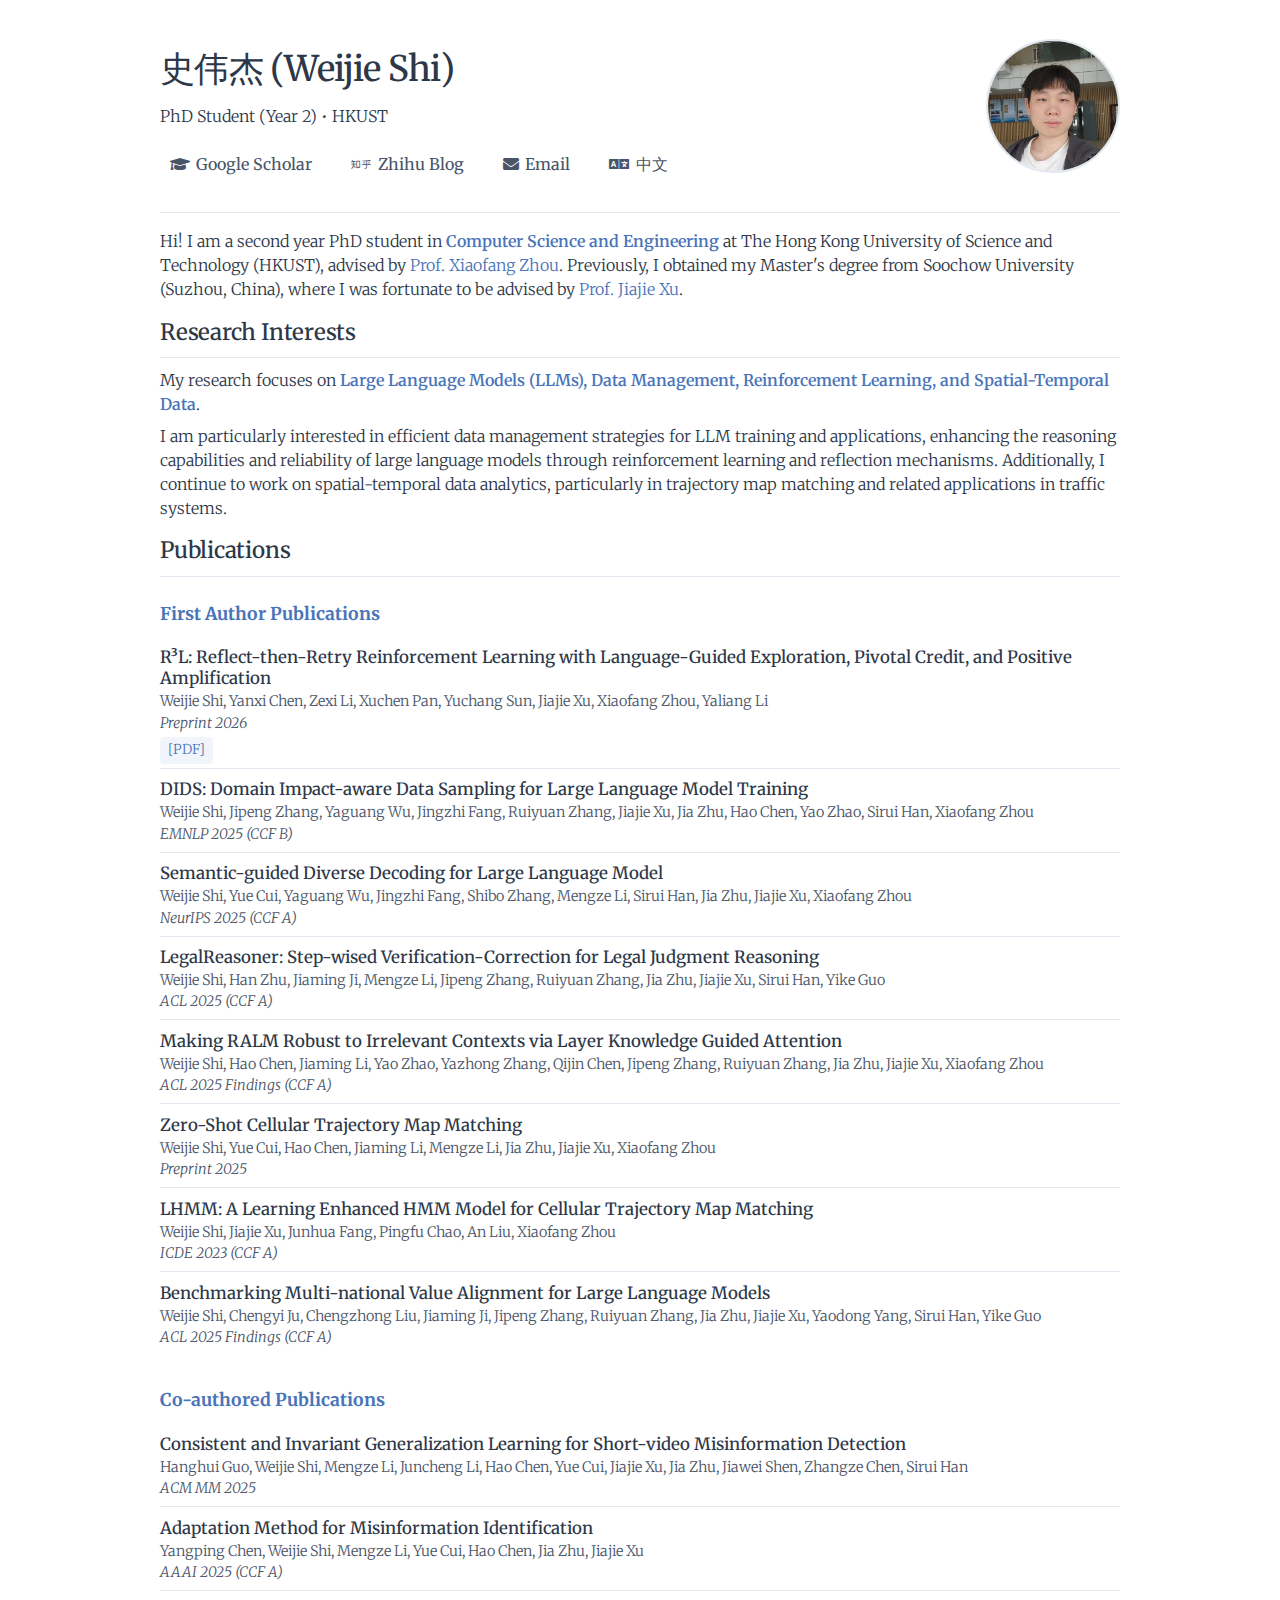
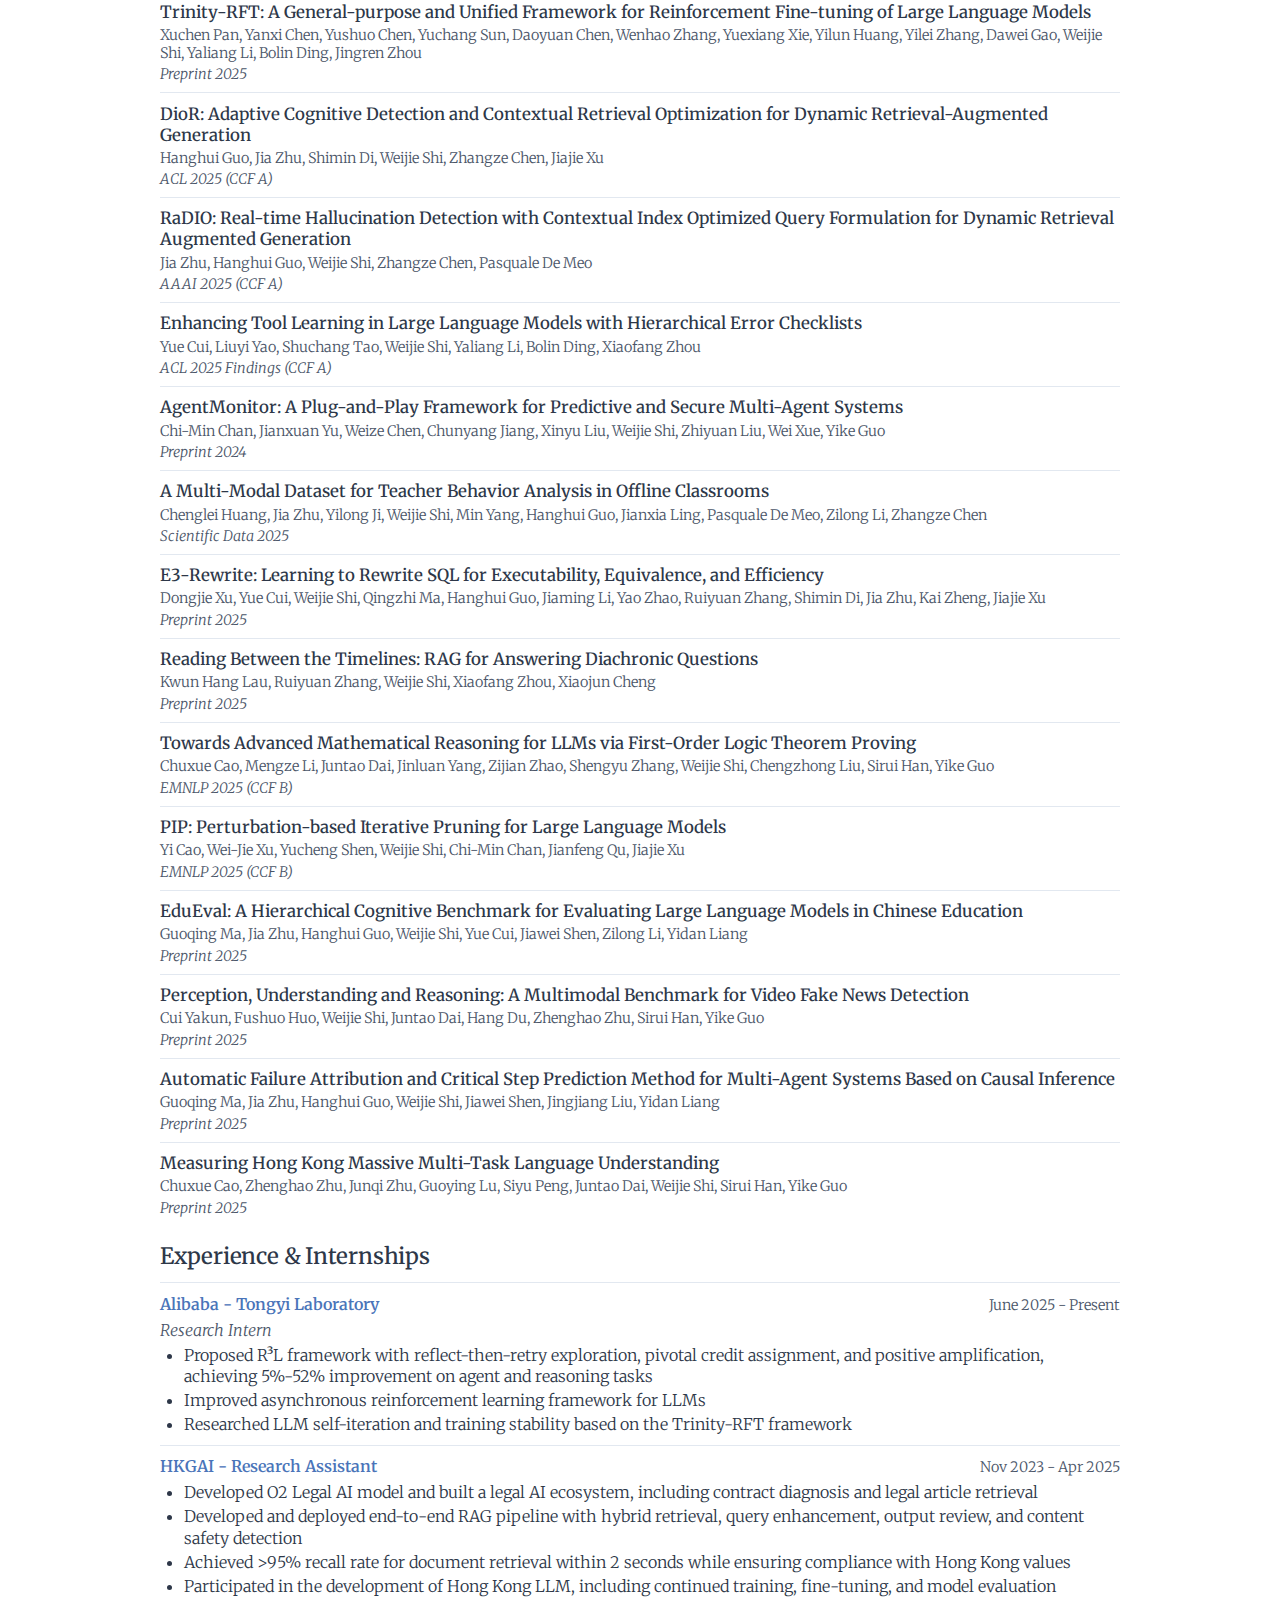
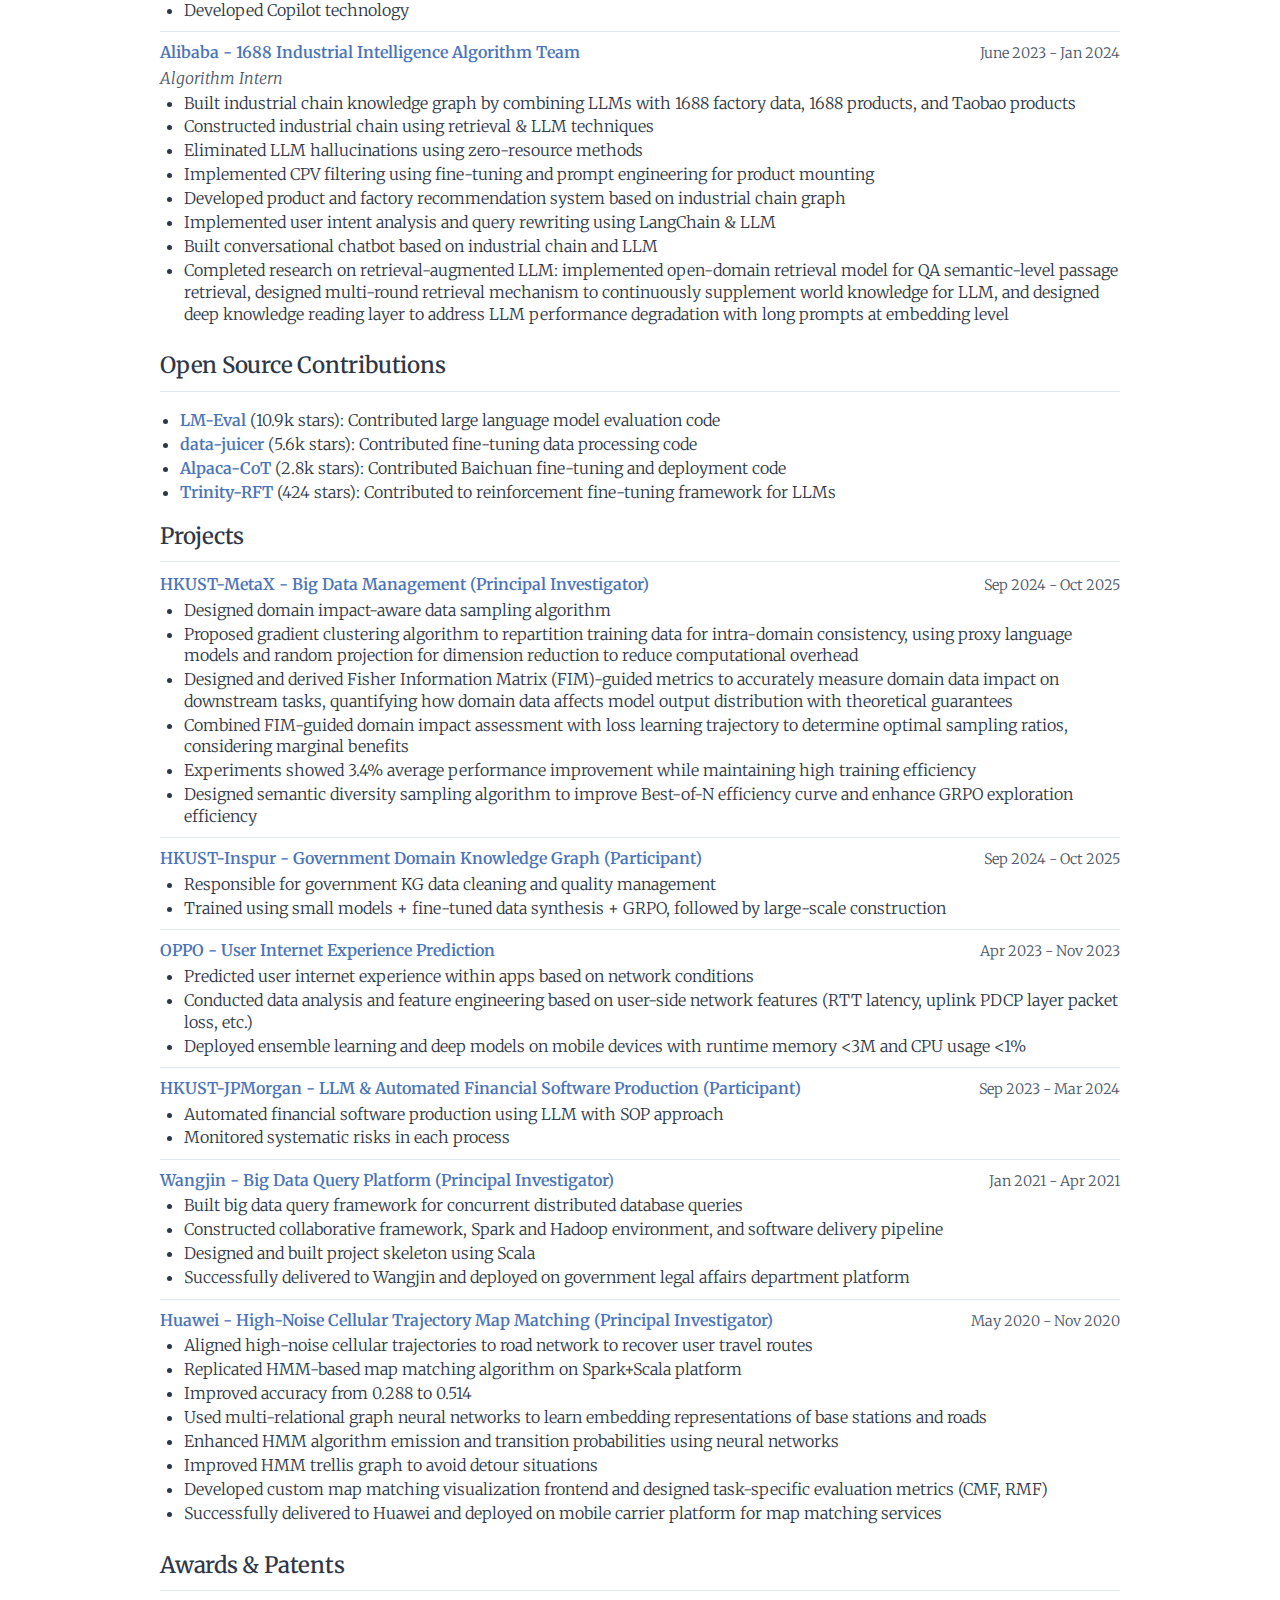
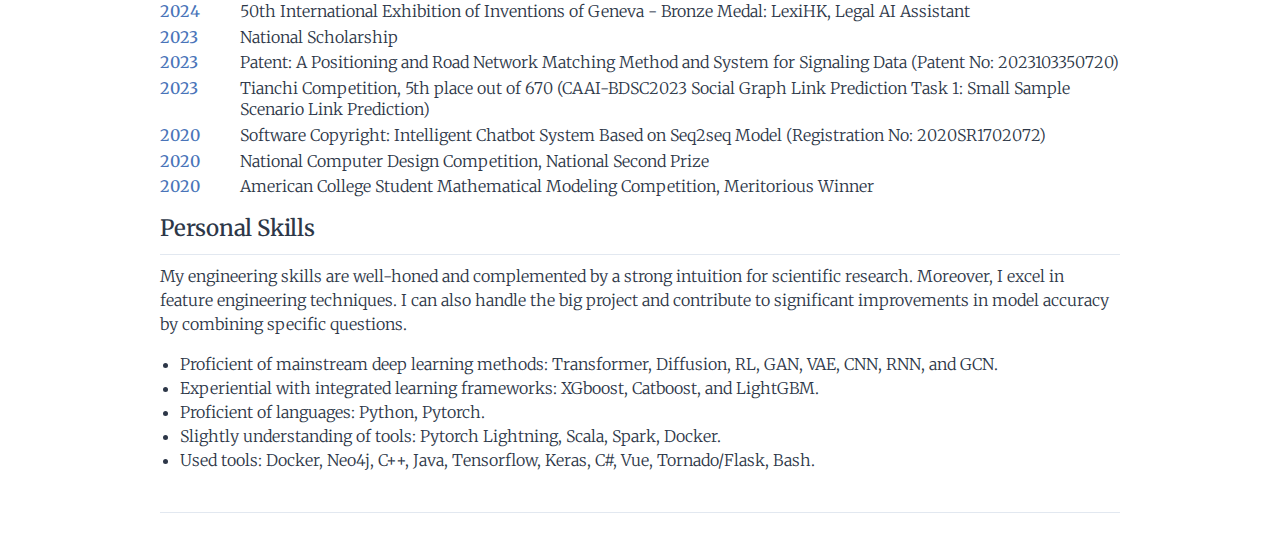
<file: index.html>
<!DOCTYPE html>
<html lang="en">
<head>
    <meta charset="UTF-8">
    <meta name="viewport" content="width=device-width, initial-scale=1.0">
    <meta name="description" content="Weijie Shi - Academic Homepage">
    <meta name="keywords" content="Computer Science, Machine Learning, Spatial and Temporal Data, AIGC, Knowledge Graph, Multimodal">
    <meta name="author" content="Weijie Shi">
    <meta property="og:title" content="Weijie Shi - Academic Homepage">
    <meta property="og:description" content="Research in Machine Learning and Traffic System.">
    <meta property="og:type" content="website">
    <meta property="og:url" content="https://shiweijiezero.github.io/weijie.github.io/">
    <meta name="twitter:card" content="summary">
    <meta name="twitter:creator" content="@shiweijiezero">
    <title>Weijie Shi - Academic Homepage</title>
    <link rel="stylesheet" href="https://fonts.googleapis.com/css2?family=Merriweather:wght@300;400;500;600&display=swap">
    <link rel="stylesheet" href="https://cdnjs.cloudflare.com/ajax/libs/font-awesome/5.15.3/css/all.min.css">
    <link rel="stylesheet" href="styles.css">
</head>
<body id="top">
    <header>
        <div class="header-content">
            <h1>史伟杰 (Weijie Shi)</h1>
            <p>PhD Student (Year 2) • HKUST</p>
            <div class="social-links-header">
                <a href="https://scholar.google.com/citations?user=8yR2Fd4AAAAJ&hl=zh-CN"><i class="fas fa-graduation-cap"></i>Google Scholar</a>
                <a href="https://www.zhihu.com/people/tian-qing-71-69/posts"><i class="fab fa-zhihu"></i>Zhihu Blog</a>
                <a href="mailto:shiweijie0311@foxmail.com"><i class="fas fa-envelope"></i>Email</a>
                <a href="index_cn.html"><i class="fas fa-language"></i>中文</a>
            </div>
        </div>
        <div class="header-image">
            <img src="images/profile.jpg" alt="Profile Photo">
        </div>
    </header>

    <main>
        <section id="about">
            <p>Hi! I am a second year PhD student in <strong>Computer Science and Engineering</strong> at The Hong Kong University of Science and Technology (HKUST), advised by <a href="https://cse.hkust.edu.hk/admin/people/faculty/profile/zxf">Prof. Xiaofang Zhou</a>. Previously, I obtained my Master's degree from Soochow University (Suzhou, China), where I was fortunate to be advised by <a href="http://web.suda.edu.cn/xujj/">Prof. Jiajie Xu</a>.</p>
        </section>

        <section id="research">
            <h2>Research Interests</h2>
            <p>My research focuses on <strong>Large Language Models (LLMs), Data Management, Reinforcement Learning, and Spatial-Temporal Data</strong>.</p>
            <p>I am particularly interested in efficient data management strategies for LLM training and applications, enhancing the reasoning capabilities and reliability of large language models through reinforcement learning and reflection mechanisms. Additionally, I continue to work on spatial-temporal data analytics, particularly in trajectory map matching and related applications in traffic systems.</p>
        </section>

        <section id="publications">
            <h2>Publications</h2>
            <h3 style="margin-top: 1.5rem; margin-bottom: 1rem; font-size: 1.1rem; color: var(--accent-color);">First Author Publications</h3>
            <div id="first-author-publications">
                <!-- First author publications will be dynamically loaded here -->
            </div>
            <h3 style="margin-top: 2rem; margin-bottom: 1rem; font-size: 1.1rem; color: var(--accent-color);">Co-authored Publications</h3>
            <div id="coauthor-publications">
                <!-- Co-authored publications will be dynamically loaded here -->
            </div>
        </section>

        <section id="experience">
            <h2>Experience & Internships</h2>

            <div class="experience-item">
                <div class="experience-header">
                    <strong>Alibaba - Tongyi Laboratory</strong>
                    <span class="experience-year">June 2025 - Present</span>
                </div>
                <p><em>Research Intern</em></p>
                <ul>
                    <li>Proposed R³L framework with reflect-then-retry exploration, pivotal credit assignment, and positive amplification, achieving 5%-52% improvement on agent and reasoning tasks</li>
                    <li>Improved asynchronous reinforcement learning framework for LLMs</li>
                    <li>Researched LLM self-iteration and training stability based on the Trinity-RFT framework</li>
                </ul>
            </div>

            <div class="experience-item">
                <div class="experience-header">
                    <strong>HKGAI - Research Assistant</strong>
                    <span class="experience-year">Nov 2023 - Apr 2025</span>
                </div>
                <ul>
                    <li>Developed O2 Legal AI model and built a legal AI ecosystem, including contract diagnosis and legal article retrieval</li>
                    <li>Developed and deployed end-to-end RAG pipeline with hybrid retrieval, query enhancement, output review, and content safety detection</li>
                    <li>Achieved >95% recall rate for document retrieval within 2 seconds while ensuring compliance with Hong Kong values</li>
                    <li>Participated in the development of Hong Kong LLM, including continued training, fine-tuning, and model evaluation</li>
                    <li>Developed Copilot technology</li>
                </ul>
            </div>

            <div class="experience-item">
                <div class="experience-header">
                    <strong>Alibaba - 1688 Industrial Intelligence Algorithm Team</strong>
                    <span class="experience-year">June 2023 - Jan 2024</span>
                </div>
                <p><em>Algorithm Intern</em></p>
                <ul>
                    <li>Built industrial chain knowledge graph by combining LLMs with 1688 factory data, 1688 products, and Taobao products</li>
                    <li>Constructed industrial chain using retrieval & LLM techniques</li>
                    <li>Eliminated LLM hallucinations using zero-resource methods</li>
                    <li>Implemented CPV filtering using fine-tuning and prompt engineering for product mounting</li>
                    <li>Developed product and factory recommendation system based on industrial chain graph</li>
                    <li>Implemented user intent analysis and query rewriting using LangChain & LLM</li>
                    <li>Built conversational chatbot based on industrial chain and LLM</li>
                    <li>Completed research on retrieval-augmented LLM: implemented open-domain retrieval model for QA semantic-level passage retrieval, designed multi-round retrieval mechanism to continuously supplement world knowledge for LLM, and designed deep knowledge reading layer to address LLM performance degradation with long prompts at embedding level</li>
                </ul>
            </div>

        </section>

        <section id="open-source">
            <h2>Open Source Contributions</h2>
            <ul>
                <li><strong><a href="https://github.com/EleutherAI/lm-evaluation-harness">LM-Eval</a></strong> (10.9k stars): Contributed large language model evaluation code</li>
                <li><strong><a href="https://github.com/modelscope/data-juicer">data-juicer</a></strong> (5.6k stars): Contributed fine-tuning data processing code</li>
                <li><strong><a href="https://github.com/PhoebusSi/Alpaca-CoT">Alpaca-CoT</a></strong> (2.8k stars): Contributed Baichuan fine-tuning and deployment code</li>
                <li><strong><a href="https://github.com/modelscope/Trinity-RFT">Trinity-RFT</a></strong> (424 stars): Contributed to reinforcement fine-tuning framework for LLMs</li>
            </ul>
        </section>

        <section id="projects">
            <h2>Projects</h2>

            <div class="project-item">
                <div class="project-header">
                    <strong>HKUST-MetaX - Big Data Management (Principal Investigator)</strong>
                    <span class="project-year">Sep 2024 - Oct 2025</span>
                </div>
                <ul>
                    <li>Designed domain impact-aware data sampling algorithm</li>
                    <li>Proposed gradient clustering algorithm to repartition training data for intra-domain consistency, using proxy language models and random projection for dimension reduction to reduce computational overhead</li>
                    <li>Designed and derived Fisher Information Matrix (FIM)-guided metrics to accurately measure domain data impact on downstream tasks, quantifying how domain data affects model output distribution with theoretical guarantees</li>
                    <li>Combined FIM-guided domain impact assessment with loss learning trajectory to determine optimal sampling ratios, considering marginal benefits</li>
                    <li>Experiments showed 3.4% average performance improvement while maintaining high training efficiency</li>
                    <li>Designed semantic diversity sampling algorithm to improve Best-of-N efficiency curve and enhance GRPO exploration efficiency</li>
                </ul>
            </div>

            <div class="project-item">
                <div class="project-header">
                    <strong>HKUST-Inspur - Government Domain Knowledge Graph (Participant)</strong>
                    <span class="project-year">Sep 2024 - Oct 2025</span>
                </div>
                <ul>
                    <li>Responsible for government KG data cleaning and quality management</li>
                    <li>Trained using small models + fine-tuned data synthesis + GRPO, followed by large-scale construction</li>
                </ul>
            </div>

            <div class="project-item">
                <div class="project-header">
                    <strong>OPPO - User Internet Experience Prediction</strong>
                    <span class="project-year">Apr 2023 - Nov 2023</span>
                </div>
                <ul>
                    <li>Predicted user internet experience within apps based on network conditions</li>
                    <li>Conducted data analysis and feature engineering based on user-side network features (RTT latency, uplink PDCP layer packet loss, etc.)</li>
                    <li>Deployed ensemble learning and deep models on mobile devices with runtime memory <3M and CPU usage <1%</li>
                </ul>
            </div>

            <div class="project-item">
                <div class="project-header">
                    <strong>HKUST-JPMorgan - LLM & Automated Financial Software Production (Participant)</strong>
                    <span class="project-year">Sep 2023 - Mar 2024</span>
                </div>
                <ul>
                    <li>Automated financial software production using LLM with SOP approach</li>
                    <li>Monitored systematic risks in each process</li>
                </ul>
            </div>

            <div class="project-item">
                <div class="project-header">
                    <strong>Wangjin - Big Data Query Platform (Principal Investigator)</strong>
                    <span class="project-year">Jan 2021 - Apr 2021</span>
                </div>
                <ul>
                    <li>Built big data query framework for concurrent distributed database queries</li>
                    <li>Constructed collaborative framework, Spark and Hadoop environment, and software delivery pipeline</li>
                    <li>Designed and built project skeleton using Scala</li>
                    <li>Successfully delivered to Wangjin and deployed on government legal affairs department platform</li>
                </ul>
            </div>

            <div class="project-item">
                <div class="project-header">
                    <strong>Huawei - High-Noise Cellular Trajectory Map Matching (Principal Investigator)</strong>
                    <span class="project-year">May 2020 - Nov 2020</span>
                </div>
                <ul>
                    <li>Aligned high-noise cellular trajectories to road network to recover user travel routes</li>
                    <li>Replicated HMM-based map matching algorithm on Spark+Scala platform</li>
                    <li>Improved accuracy from 0.288 to 0.514</li>
                    <li>Used multi-relational graph neural networks to learn embedding representations of base stations and roads</li>
                    <li>Enhanced HMM algorithm emission and transition probabilities using neural networks</li>
                    <li>Improved HMM trellis graph to avoid detour situations</li>
                    <li>Developed custom map matching visualization frontend and designed task-specific evaluation metrics (CMF, RMF)</li>
                    <li>Successfully delivered to Huawei and deployed on mobile carrier platform for map matching services</li>
                </ul>
            </div>
        </section>

        <section id="awards">
            <h2>Awards & Patents</h2>

            <div class="award-item">
                <span class="award-year">2024</span>
                <div class="award-desc">50th International Exhibition of Inventions of Geneva - Bronze Medal: LexiHK, Legal AI Assistant</div>
            </div>
            <div class="award-item">
                <span class="award-year">2023</span>
                <div class="award-desc">National Scholarship</div>
            </div>
            <div class="award-item">
                <span class="award-year">2023</span>
                <div class="award-desc">Patent: A Positioning and Road Network Matching Method and System for Signaling Data (Patent No: 2023103350720)</div>
            </div>
            <div class="award-item">
                <span class="award-year">2023</span>
                <div class="award-desc">Tianchi Competition, 5th place out of 670 (CAAI-BDSC2023 Social Graph Link Prediction Task 1: Small Sample Scenario Link Prediction)</div>
            </div>
            <div class="award-item">
                <span class="award-year">2020</span>
                <div class="award-desc">Software Copyright: Intelligent Chatbot System Based on Seq2seq Model (Registration No: 2020SR1702072)</div>
            </div>
            <div class="award-item">
                <span class="award-year">2020</span>
                <div class="award-desc">National Computer Design Competition, National Second Prize</div>
            </div>
            <div class="award-item">
                <span class="award-year">2020</span>
                <div class="award-desc">American College Student Mathematical Modeling Competition, Meritorious Winner</div>
            </div>
        </section>

        <section id="skills">
            <h2>Personal Skills</h2>
            <p>My engineering skills are well-honed and complemented by a strong intuition for scientific research. Moreover, I excel in feature engineering techniques. I can also handle the big project and contribute to significant improvements in model accuracy by combining specific questions.</p>
            <ul>
                <li>Proficient of mainstream deep learning methods: Transformer, Diffusion, RL, GAN, VAE, CNN, RNN, and GCN.</li>
                <li>Experiential with integrated learning frameworks: XGboost, Catboost, and LightGBM.</li>
                <li>Proficient of languages: Python, Pytorch.</li>
                <li>Slightly understanding of tools: Pytorch Lightning, Scala, Spark, Docker.</li>
                <li>Used tools: Docker, Neo4j, C++, Java, Tensorflow, Keras, C#, Vue, Tornado/Flask, Bash.</li>
            </ul>
        </section>
    </main>

    <footer>
    </footer>

    <div id="imageModal" class="modal">
        <span class="modal-close" onclick="closeModal()">&times;</span>
        <img class="modal-content" id="modalImage">
    </div>
    <script src="scripts.js"></script>
</body>
</html>
</file>
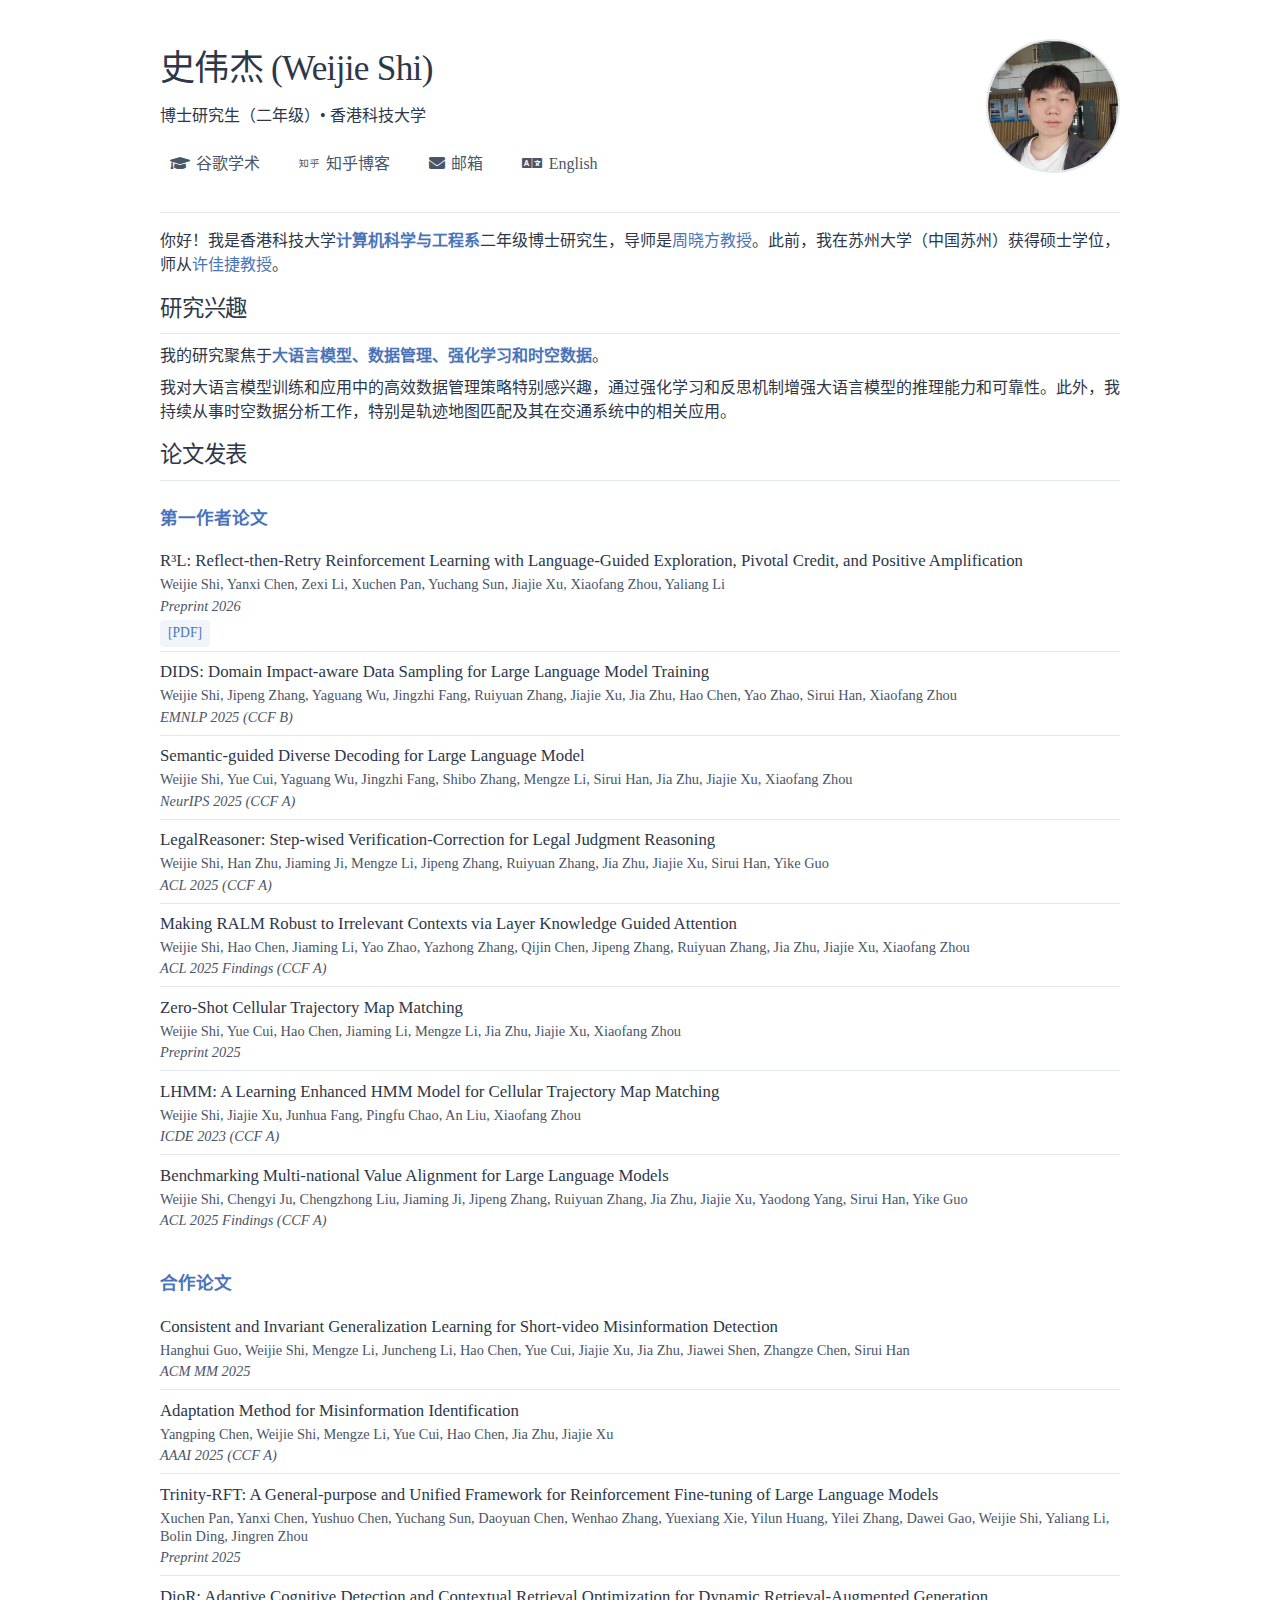
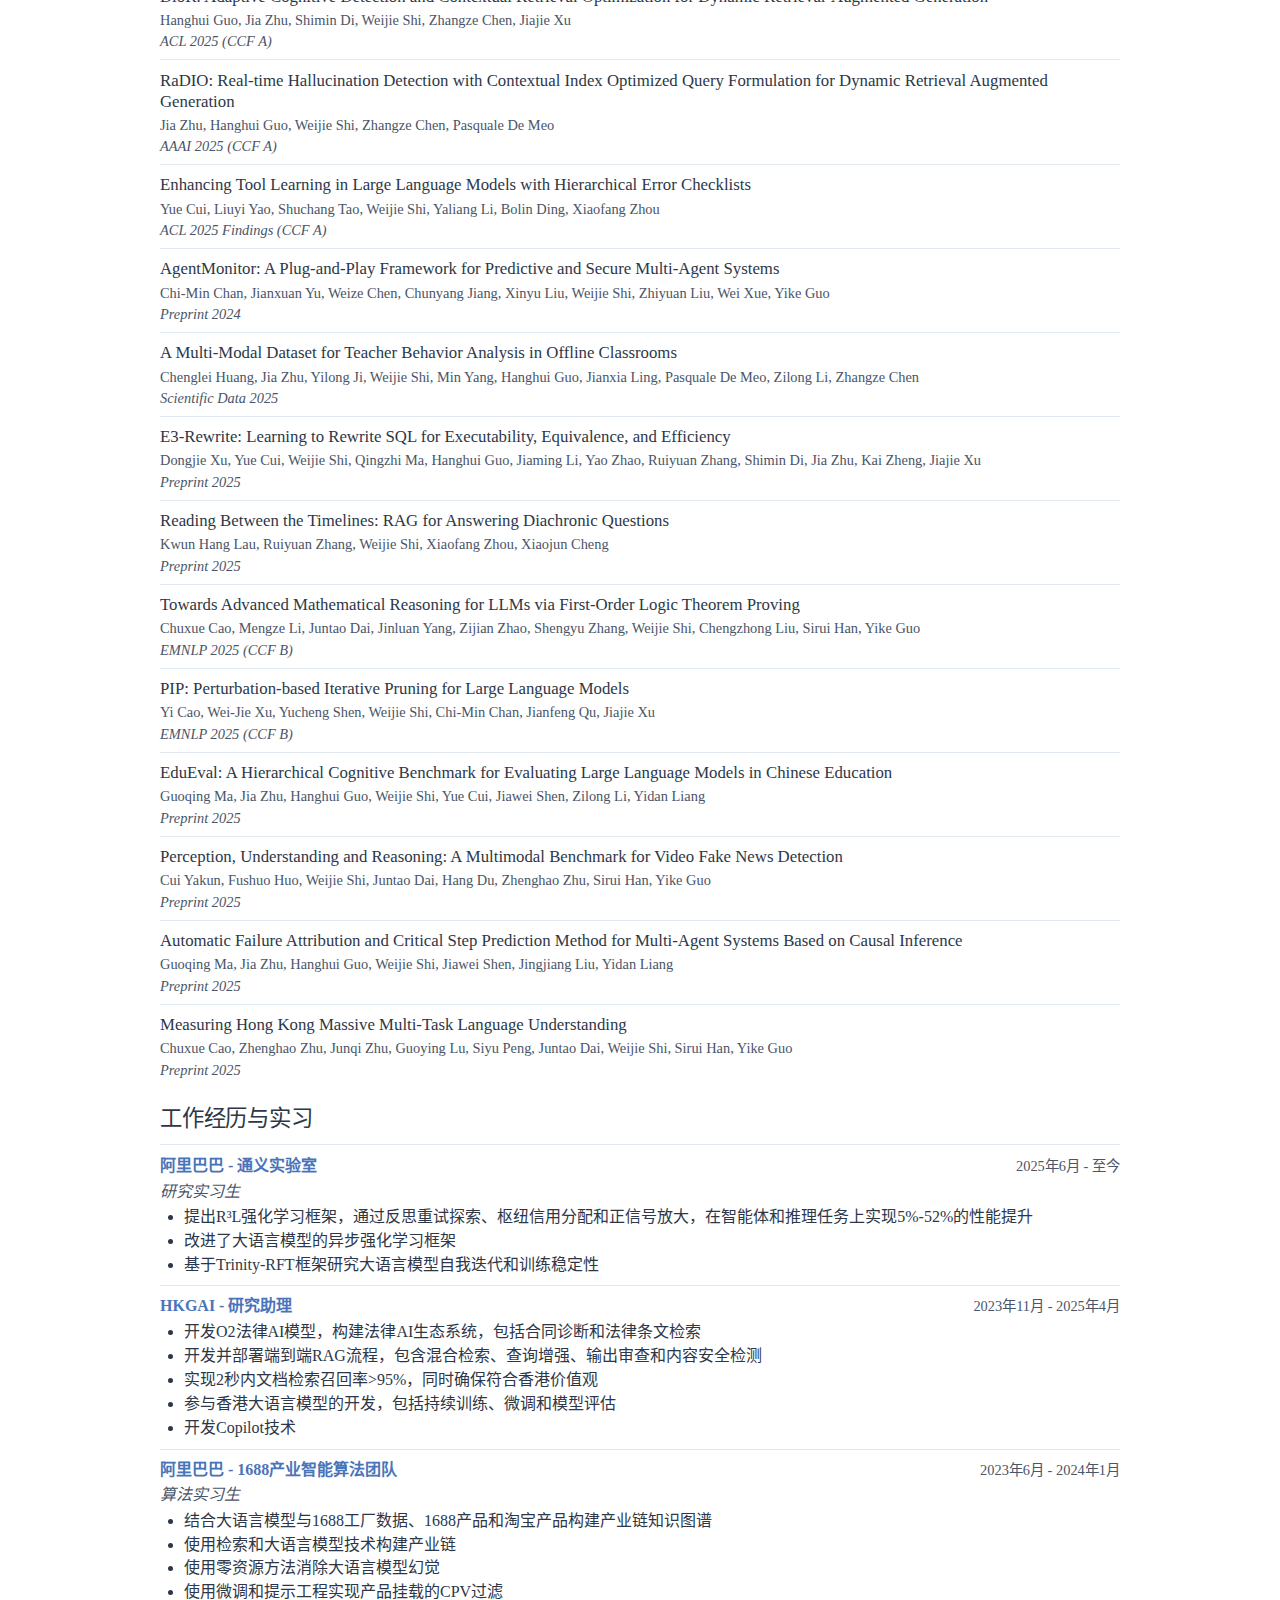
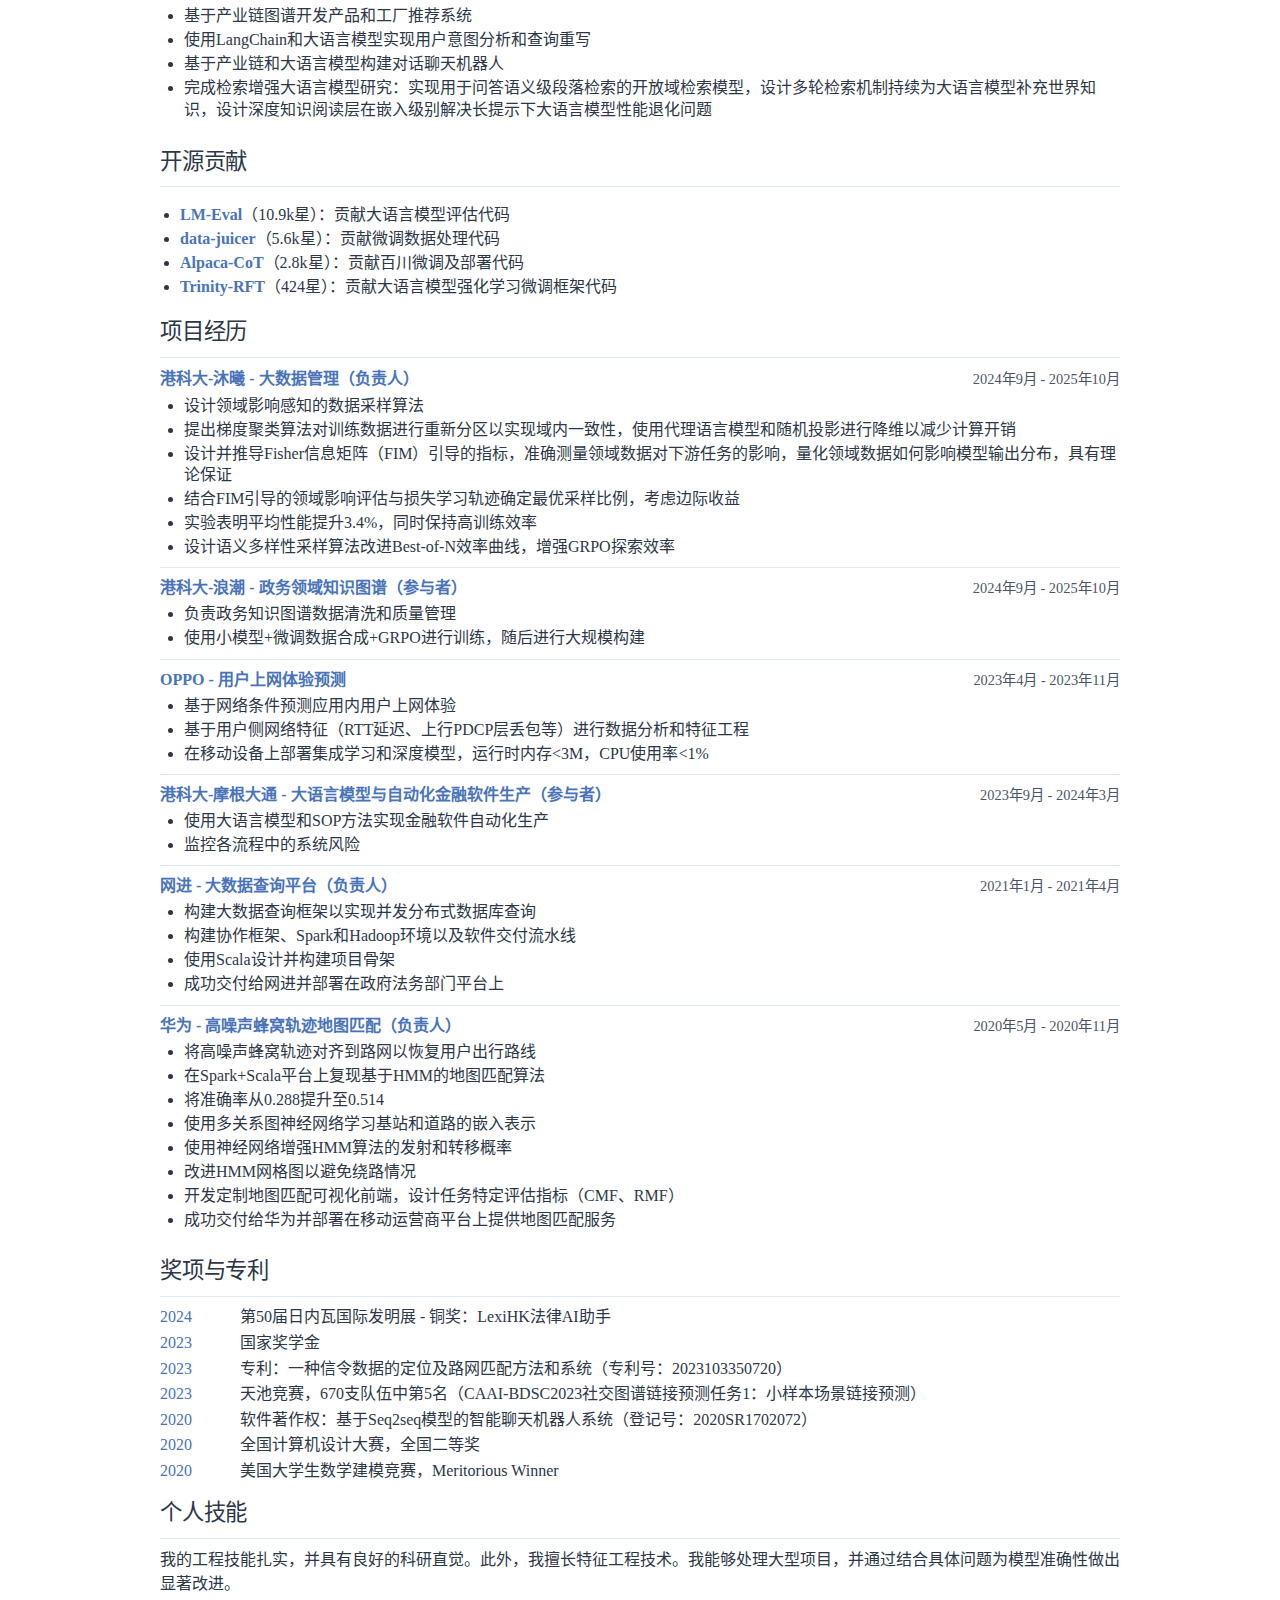
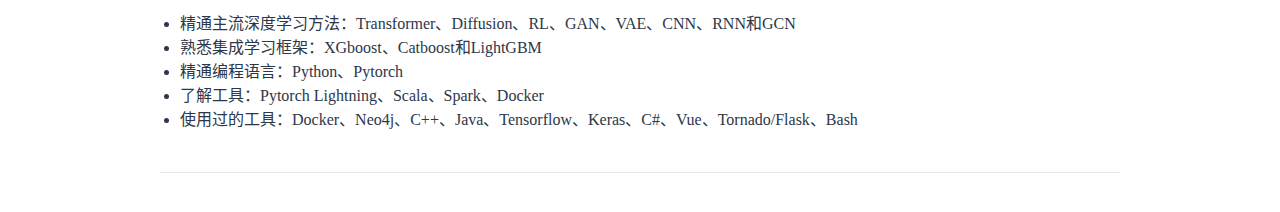
<file: index_cn.html>
<!DOCTYPE html>
<html lang="zh-CN">
<head>
    <meta charset="UTF-8">
    <meta name="viewport" content="width=device-width, initial-scale=1.0">
    <meta name="description" content="史伟杰 - 学术主页">
    <meta name="keywords" content="计算机科学, 机器学习, 时空数据, AIGC, 知识图谱, 多模态">
    <meta name="author" content="史伟杰">
    <meta property="og:title" content="史伟杰 - 学术主页">
    <meta property="og:description" content="机器学习与交通系统研究">
    <meta property="og:type" content="website">
    <meta property="og:url" content="https://shiweijiezero.github.io/weijie.github.io/">
    <meta name="twitter:card" content="summary">
    <meta name="twitter:creator" content="@shiweijiezero">
    <title>史伟杰 - 学术主页</title>
    <link rel="stylesheet" href="https://fonts.googleapis.com/css2?family=Noto+Serif+SC:wght@300;400;500;600&display=swap">
    <link rel="stylesheet" href="https://cdnjs.cloudflare.com/ajax/libs/font-awesome/5.15.3/css/all.min.css">
    <link rel="stylesheet" href="styles.css">
</head>
<body id="top">
    <header>
        <div class="header-content">
            <h1>史伟杰 (Weijie Shi)</h1>
            <p>博士研究生（二年级）• 香港科技大学</p>
            <div class="social-links-header">
                <a href="https://scholar.google.com/citations?user=8yR2Fd4AAAAJ&hl=zh-CN"><i class="fas fa-graduation-cap"></i>谷歌学术</a>
                <a href="https://www.zhihu.com/people/tian-qing-71-69/posts"><i class="fab fa-zhihu"></i>知乎博客</a>
                <a href="mailto:shiweijie0311@foxmail.com"><i class="fas fa-envelope"></i>邮箱</a>
                <a href="index.html"><i class="fas fa-language"></i>English</a>
            </div>
        </div>
        <div class="header-image">
            <img src="images/profile.jpg" alt="个人照片">
        </div>
    </header>

    <main>
        <section id="about">
            <p>你好！我是香港科技大学<strong>计算机科学与工程系</strong>二年级博士研究生，导师是<a href="https://cse.hkust.edu.hk/admin/people/faculty/profile/zxf">周晓方教授</a>。此前，我在苏州大学（中国苏州）获得硕士学位，师从<a href="http://web.suda.edu.cn/xujj/">许佳捷教授</a>。</p>
        </section>

        <section id="research">
            <h2>研究兴趣</h2>
            <p>我的研究聚焦于<strong>大语言模型、数据管理、强化学习和时空数据</strong>。</p>
            <p>我对大语言模型训练和应用中的高效数据管理策略特别感兴趣，通过强化学习和反思机制增强大语言模型的推理能力和可靠性。此外，我持续从事时空数据分析工作，特别是轨迹地图匹配及其在交通系统中的相关应用。</p>
        </section>

        <section id="publications">
            <h2>论文发表</h2>
            <h3 style="margin-top: 1.5rem; margin-bottom: 1rem; font-size: 1.1rem; color: var(--accent-color);">第一作者论文</h3>
            <div id="first-author-publications">
                <!-- First author publications will be dynamically loaded here -->
            </div>
            <h3 style="margin-top: 2rem; margin-bottom: 1rem; font-size: 1.1rem; color: var(--accent-color);">合作论文</h3>
            <div id="coauthor-publications">
                <!-- Co-authored publications will be dynamically loaded here -->
            </div>
        </section>

        <section id="experience">
            <h2>工作经历与实习</h2>

            <div class="experience-item">
                <div class="experience-header">
                    <strong>阿里巴巴 - 通义实验室</strong>
                    <span class="experience-year">2025年6月 - 至今</span>
                </div>
                <p><em>研究实习生</em></p>
                <ul>
                    <li>提出R³L强化学习框架，通过反思重试探索、枢纽信用分配和正信号放大，在智能体和推理任务上实现5%-52%的性能提升</li>
                    <li>改进了大语言模型的异步强化学习框架</li>
                    <li>基于Trinity-RFT框架研究大语言模型自我迭代和训练稳定性</li>
                </ul>
            </div>

            <div class="experience-item">
                <div class="experience-header">
                    <strong>HKGAI - 研究助理</strong>
                    <span class="experience-year">2023年11月 - 2025年4月</span>
                </div>
                <ul>
                    <li>开发O2法律AI模型，构建法律AI生态系统，包括合同诊断和法律条文检索</li>
                    <li>开发并部署端到端RAG流程，包含混合检索、查询增强、输出审查和内容安全检测</li>
                    <li>实现2秒内文档检索召回率>95%，同时确保符合香港价值观</li>
                    <li>参与香港大语言模型的开发，包括持续训练、微调和模型评估</li>
                    <li>开发Copilot技术</li>
                </ul>
            </div>

            <div class="experience-item">
                <div class="experience-header">
                    <strong>阿里巴巴 - 1688产业智能算法团队</strong>
                    <span class="experience-year">2023年6月 - 2024年1月</span>
                </div>
                <p><em>算法实习生</em></p>
                <ul>
                    <li>结合大语言模型与1688工厂数据、1688产品和淘宝产品构建产业链知识图谱</li>
                    <li>使用检索和大语言模型技术构建产业链</li>
                    <li>使用零资源方法消除大语言模型幻觉</li>
                    <li>使用微调和提示工程实现产品挂载的CPV过滤</li>
                    <li>基于产业链图谱开发产品和工厂推荐系统</li>
                    <li>使用LangChain和大语言模型实现用户意图分析和查询重写</li>
                    <li>基于产业链和大语言模型构建对话聊天机器人</li>
                    <li>完成检索增强大语言模型研究：实现用于问答语义级段落检索的开放域检索模型，设计多轮检索机制持续为大语言模型补充世界知识，设计深度知识阅读层在嵌入级别解决长提示下大语言模型性能退化问题</li>
                </ul>
            </div>

        </section>

        <section id="open-source">
            <h2>开源贡献</h2>
            <ul>
                <li><strong><a href="https://github.com/EleutherAI/lm-evaluation-harness">LM-Eval</a></strong>（10.9k星）：贡献大语言模型评估代码</li>
                <li><strong><a href="https://github.com/modelscope/data-juicer">data-juicer</a></strong>（5.6k星）：贡献微调数据处理代码</li>
                <li><strong><a href="https://github.com/PhoebusSi/Alpaca-CoT">Alpaca-CoT</a></strong>（2.8k星）：贡献百川微调及部署代码</li>
                <li><strong><a href="https://github.com/modelscope/Trinity-RFT">Trinity-RFT</a></strong>（424星）：贡献大语言模型强化学习微调框架代码</li>
            </ul>
        </section>

        <section id="projects">
            <h2>项目经历</h2>

            <div class="project-item">
                <div class="project-header">
                    <strong>港科大-沐曦 - 大数据管理（负责人）</strong>
                    <span class="project-year">2024年9月 - 2025年10月</span>
                </div>
                <ul>
                    <li>设计领域影响感知的数据采样算法</li>
                    <li>提出梯度聚类算法对训练数据进行重新分区以实现域内一致性，使用代理语言模型和随机投影进行降维以减少计算开销</li>
                    <li>设计并推导Fisher信息矩阵（FIM）引导的指标，准确测量领域数据对下游任务的影响，量化领域数据如何影响模型输出分布，具有理论保证</li>
                    <li>结合FIM引导的领域影响评估与损失学习轨迹确定最优采样比例，考虑边际收益</li>
                    <li>实验表明平均性能提升3.4%，同时保持高训练效率</li>
                    <li>设计语义多样性采样算法改进Best-of-N效率曲线，增强GRPO探索效率</li>
                </ul>
            </div>

            <div class="project-item">
                <div class="project-header">
                    <strong>港科大-浪潮 - 政务领域知识图谱（参与者）</strong>
                    <span class="project-year">2024年9月 - 2025年10月</span>
                </div>
                <ul>
                    <li>负责政务知识图谱数据清洗和质量管理</li>
                    <li>使用小模型+微调数据合成+GRPO进行训练，随后进行大规模构建</li>
                </ul>
            </div>

            <div class="project-item">
                <div class="project-header">
                    <strong>OPPO - 用户上网体验预测</strong>
                    <span class="project-year">2023年4月 - 2023年11月</span>
                </div>
                <ul>
                    <li>基于网络条件预测应用内用户上网体验</li>
                    <li>基于用户侧网络特征（RTT延迟、上行PDCP层丢包等）进行数据分析和特征工程</li>
                    <li>在移动设备上部署集成学习和深度模型，运行时内存<3M，CPU使用率<1%</li>
                </ul>
            </div>

            <div class="project-item">
                <div class="project-header">
                    <strong>港科大-摩根大通 - 大语言模型与自动化金融软件生产（参与者）</strong>
                    <span class="project-year">2023年9月 - 2024年3月</span>
                </div>
                <ul>
                    <li>使用大语言模型和SOP方法实现金融软件自动化生产</li>
                    <li>监控各流程中的系统风险</li>
                </ul>
            </div>

            <div class="project-item">
                <div class="project-header">
                    <strong>网进 - 大数据查询平台（负责人）</strong>
                    <span class="project-year">2021年1月 - 2021年4月</span>
                </div>
                <ul>
                    <li>构建大数据查询框架以实现并发分布式数据库查询</li>
                    <li>构建协作框架、Spark和Hadoop环境以及软件交付流水线</li>
                    <li>使用Scala设计并构建项目骨架</li>
                    <li>成功交付给网进并部署在政府法务部门平台上</li>
                </ul>
            </div>

            <div class="project-item">
                <div class="project-header">
                    <strong>华为 - 高噪声蜂窝轨迹地图匹配（负责人）</strong>
                    <span class="project-year">2020年5月 - 2020年11月</span>
                </div>
                <ul>
                    <li>将高噪声蜂窝轨迹对齐到路网以恢复用户出行路线</li>
                    <li>在Spark+Scala平台上复现基于HMM的地图匹配算法</li>
                    <li>将准确率从0.288提升至0.514</li>
                    <li>使用多关系图神经网络学习基站和道路的嵌入表示</li>
                    <li>使用神经网络增强HMM算法的发射和转移概率</li>
                    <li>改进HMM网格图以避免绕路情况</li>
                    <li>开发定制地图匹配可视化前端，设计任务特定评估指标（CMF、RMF）</li>
                    <li>成功交付给华为并部署在移动运营商平台上提供地图匹配服务</li>
                </ul>
            </div>
        </section>

        <section id="awards">
            <h2>奖项与专利</h2>

            <div class="award-item">
                <span class="award-year">2024</span>
                <div class="award-desc">第50届日内瓦国际发明展 - 铜奖：LexiHK法律AI助手</div>
            </div>
            <div class="award-item">
                <span class="award-year">2023</span>
                <div class="award-desc">国家奖学金</div>
            </div>
            <div class="award-item">
                <span class="award-year">2023</span>
                <div class="award-desc">专利：一种信令数据的定位及路网匹配方法和系统（专利号：2023103350720）</div>
            </div>
            <div class="award-item">
                <span class="award-year">2023</span>
                <div class="award-desc">天池竞赛，670支队伍中第5名（CAAI-BDSC2023社交图谱链接预测任务1：小样本场景链接预测）</div>
            </div>
            <div class="award-item">
                <span class="award-year">2020</span>
                <div class="award-desc">软件著作权：基于Seq2seq模型的智能聊天机器人系统（登记号：2020SR1702072）</div>
            </div>
            <div class="award-item">
                <span class="award-year">2020</span>
                <div class="award-desc">全国计算机设计大赛，全国二等奖</div>
            </div>
            <div class="award-item">
                <span class="award-year">2020</span>
                <div class="award-desc">美国大学生数学建模竞赛，Meritorious Winner</div>
            </div>
        </section>

        <section id="skills">
            <h2>个人技能</h2>
            <p>我的工程技能扎实，并具有良好的科研直觉。此外，我擅长特征工程技术。我能够处理大型项目，并通过结合具体问题为模型准确性做出显著改进。</p>
            <ul>
                <li>精通主流深度学习方法：Transformer、Diffusion、RL、GAN、VAE、CNN、RNN和GCN</li>
                <li>熟悉集成学习框架：XGboost、Catboost和LightGBM</li>
                <li>精通编程语言：Python、Pytorch</li>
                <li>了解工具：Pytorch Lightning、Scala、Spark、Docker</li>
                <li>使用过的工具：Docker、Neo4j、C++、Java、Tensorflow、Keras、C#、Vue、Tornado/Flask、Bash</li>
            </ul>
        </section>
    </main>

    <footer>
    </footer>

    <div id="imageModal" class="modal">
        <span class="modal-close" onclick="closeModal()">&times;</span>
        <img class="modal-content" id="modalImage">
    </div>
    <script src="scripts.js"></script>
</body>
</html>
</file>
<file: styles.css>
:root {
  --bg-color: #fff;
  --text-color: #2d3748;
  --text-secondary: #4a5568;
  --accent-color: #4a74b9;
  --accent-hover: #3a5c9e;
  --border-color: #e2e8f0;
  --shadow-color: rgba(0,0,0,0.05);
  --animation-offset: 3px;
  --transition-time: 0.3s;
}

body {
  font-family: 'Merriweather', Georgia, 'Times New Roman', serif;
  line-height: 1.5;
  max-width: 960px;
  margin: 0 auto;
  padding: 1.2rem 2rem;
  color: var(--text-color);
  background-color: var(--bg-color);
  font-weight: 300;
}

header {
  margin-bottom: 1rem;
  border-bottom: 1px solid var(--border-color);
  padding-bottom: 0.8rem;
  display: flex;
  align-items: center;
  justify-content: space-between;
}

.header-content {
  flex: 1;
}

.header-image img {
  width: 130px;
  height: 130px;
  object-fit: cover;
  border-radius: 50%;
  border: 2px solid var(--border-color);
  transition: transform var(--transition-time) ease, box-shadow var(--transition-time) ease;
}

.header-image img:hover {
  transform: scale(1.02);
  box-shadow: 0 5px 15px var(--shadow-color);
}

h1 {
  font-size: 2.2rem;
  font-weight: 500;
  margin-bottom: 0.25rem;
  letter-spacing: -0.02em;
}

h2 {
  font-size: 1.4rem;
  font-weight: 500;
  margin: 1.75rem 0 1rem;
  padding-bottom: 0.5rem;
  border-bottom: 1px solid var(--border-color);
  letter-spacing: -0.01em;
}

/* Navigation */
nav {
  margin-top: 1.5rem;
}

nav ul {
  list-style: none;
  padding: 0;
  display: flex;
  flex-wrap: wrap;
  gap: 1.25rem;
}

nav a, .social-links-header a {
  text-decoration: none;
  color: var(--text-secondary);
  transition: all var(--transition-time) ease;
  font-weight: 400;
  padding: 0.3rem 0.6rem;
  border-radius: 4px;
}

nav a:hover, .social-links-header a:hover {
  color: var(--accent-color);
  background-color: rgba(74, 116, 185, 0.08);
  transform: translateX(var(--animation-offset));
}

.social-links-header {
  display: flex;
  gap: 1.25rem;
  margin: 1.2rem 0;
}

.social-links-header a i {
  margin-right: 0.4rem;
}

/* Unified animation for elements (not sections) */
.publication-item, .award-item, .service-category, .misc-item, .news-list li {
  transition: transform var(--transition-time) ease;
}

.publication-item:hover, .award-item:hover, 
.service-category:hover, .misc-item:hover, .news-list li:hover {
  transform: translateX(var(--animation-offset));
}

/* Section animation */
@keyframes fadeIn {
  from {
    opacity: 0;
    transform: translateX(var(--animation-offset));
  }
  to {
    opacity: 1;
    transform: translateX(0);
  }
}

section {
  margin-bottom: 0.9rem;
  scroll-margin-top: 1rem;
  animation: fadeIn 0.8s ease-out;
  width: 100%;
}

section h2 {
  margin-bottom: 0.6rem;
  margin-top: 0;
}

section h3 {
  margin-bottom: 0.4rem;
}

section p {
  margin-bottom: 0.5rem;
  line-height: 1.5;
}

/* Experience and Project items */
.experience-item, .project-item {
  margin-bottom: 0.5rem;
  padding-bottom: 0.4rem;
  border-bottom: 1px solid var(--border-color);
}

.experience-item:last-child, .project-item:last-child {
  border-bottom: none;
  margin-bottom: 0;
}

.experience-header, .project-header {
  display: flex;
  justify-content: space-between;
  align-items: baseline;
  margin-bottom: 0.15rem;
}

.experience-year, .project-year {
  color: var(--text-secondary);
  font-size: 0.9rem;
  white-space: nowrap;
}

.experience-item p, .project-item p {
  margin: 0.15rem 0;
  line-height: 1.4;
}

.experience-item ul, .project-item ul {
  margin: 0.2rem 0;
  padding-left: 1.5rem;
}

.experience-item li, .project-item li {
  margin-bottom: 0.15rem;
  line-height: 1.35;
}

/* Publication styles */
.publications-header {
  display: flex;
  justify-content: space-between;
  align-items: center;
  margin-bottom: 1.5rem;
}

.toggle-publications {
  background-color: rgba(74, 116, 185, 0.08);
  color: var(--accent-color);
  border: none;
  padding: 0.5rem 1rem;
  border-radius: 4px;
  cursor: pointer;
  font-weight: 500;
  transition: all var(--transition-time) ease;
}

.toggle-publications:hover {
  background-color: var(--accent-color);
  color: white;
}

.publication-item {
  margin-bottom: 0.4rem;
  padding: 0.25rem 0;
  border-bottom: 1px solid var(--border-color);
}

.publication-item:last-child {
  border-bottom: none;
  margin-bottom: 0;
}

.pub-thumbnail {
  display: none;
}

.pub-content {
  width: 100%;
}

.pub-title {
  font-weight: 500;
  margin-bottom: 0.2rem;
  font-size: 1.05rem;
  line-height: 1.25;
}

.pub-authors {
  font-size: 0.9rem;
  margin-bottom: 0.15rem;
  color: var(--text-secondary);
  line-height: 1.25;
}

.highlight-name {
  font-weight: 600;
  color: var(--accent-color);
}

.pub-venue-container {
  display: flex;
  flex-wrap: wrap;
  align-items: center;
  gap: 0.4rem;
  margin-bottom: 0.15rem;
}

.pub-venue {
  font-size: 0.9rem;
  font-style: italic;
  color: var(--text-secondary);
}

.pub-award {
  font-size: 0.85rem;
  font-weight: 500;
  color: #fff;
  background-color: var(--accent-color);
  padding: 0.15rem 0.5rem;
  border-radius: 4px;
  display: inline-block;
  box-shadow: 0 1px 3px rgba(0,0,0,0.1);
  white-space: nowrap;
  animation: pulse 2s infinite;
}

@keyframes pulse {
  0% {
    box-shadow: 0 0 0 0 rgba(74, 116, 185, 0.4);
  }
  70% {
    box-shadow: 0 0 0 6px rgba(74, 116, 185, 0);
  }
  100% {
    box-shadow: 0 0 0 0 rgba(74, 116, 185, 0);
  }
}

.pub-links {
  font-size: 0.85rem;
  display: flex;
  flex-wrap: wrap;
  gap: 0.5rem;
}

.pub-links a {
  color: var(--accent-color);
  transition: all var(--transition-time) ease;
  padding: 0.2rem 0.5rem;
  border-radius: 4px;
  background-color: rgba(74, 116, 185, 0.08);
}

.pub-links a:hover {
  color: #fff;
  background-color: var(--accent-color);
  transform: translateX(3px);
  box-shadow: 0 2px 5px rgba(74, 116, 185, 0.2);
}

/* Awards section */
.award-item {
  display: flex;
  align-items: baseline;
  margin-bottom: 0.25rem;
  line-height: 1.35;
}

.award-year {
  font-weight: 500;
  color: var(--accent-color);
  flex: 0 0 80px;
}

.award-desc {
  flex: 1;
}

.award-desc small {
  font-size: 0.85rem;
  color: var(--text-secondary);
  margin-left: 0.5rem;
}

/* News section */
.news-container {
  max-height: 300px;
  overflow-y: auto;
  scrollbar-width: none;
  -ms-overflow-style: none;
}

.news-container::-webkit-scrollbar {
  display: none;
}

.news-list {
  padding-left: 0;
  list-style-type: none;
  margin: 0.5rem 0;
}

.news-list li {
  margin-bottom: 0.9rem;
  padding-left: 0.9rem;
  border-left: 2px solid rgba(74, 116, 185, 0.2);
  padding-bottom: 0.7rem;
}

.news-list li:hover {
  border-left-color: var(--accent-color);
}

/* Services and misc */
.service-title {
  font-weight: 500;
  margin-bottom: 0.35rem;
  color: var(--accent-color);
}

.service-category p, .misc-item p {
  margin: 0.25rem 0 0.75rem;
}

/* Footer */
footer {
  margin-top: 2.5rem;
  padding-top: 1.2rem;
  border-top: 1px solid var(--border-color);
  font-size: 0.85rem;
  color: var(--text-secondary);
  text-align: center;
}

/* Generic styles */
a {
  color: var(--accent-color);
  text-decoration: none;
  transition: color var(--transition-time) ease;
}

a:hover {
  color: var(--accent-hover);
}

em {
  font-style: italic;
  color: var(--text-secondary);
}

ul {
  padding-left: 1.25rem;
}

p {
  margin: 0.5rem 0 0.75rem;
}

strong {
  font-weight: 600;
  color: var(--accent-color);
}

/* Modal styles */
.modal {
  display: none;
  position: fixed;
  z-index: 1000;
  padding-top: 100px;
  left: 0;
  top: 0;
  width: 100%;
  height: 100%;
  overflow: auto;
  background-color: rgba(0,0,0,0.85);
  transition: opacity var(--transition-time);
  opacity: 0;
}

.modal.show {
  opacity: 1;
}

.modal-content {
  margin: auto;
  display: block;
  max-width: 85%;
  max-height: 85%;
  border-radius: 4px;
  box-shadow: 0 10px 25px rgba(0,0,0,0.3);
  animation: zoom var(--transition-time) ease-out;
}

@keyframes zoom {
  from {
    transform: scale(0.8);
    opacity: 0;
  }
  to {
    transform: scale(1);
    opacity: 1;
  }
}

.modal-close {
  position: absolute;
  top: 15px;
  right: 35px;
  color: #f1f1f1;
  font-size: 35px;
  font-weight: normal;
  cursor: pointer;
  transition: color var(--transition-time);
  opacity: 0.8;
}

.modal-close:hover {
  color: #fff;
  opacity: 1;
  transform: scale(1.1);
}

/* Responsive design fixes */
@media (max-width: 768px) {
  /* Make header stack vertically on mobile */
  header {
    flex-direction: column-reverse;
    align-items: center;
    text-align: center;
    gap: 1rem;
  }

  /* Center social links on mobile */
  .social-links-header {
    flex-wrap: wrap;
    justify-content: center;
  }

  /* Disable right-moving hover animations on mobile */
  .publication-item:hover, .award-item:hover, 
  .service-category:hover, .misc-item:hover, .news-list li:hover,
  nav a:hover, .social-links-header a:hover, .pub-links a:hover {
    transform: none !important;
  }
}
</file>
